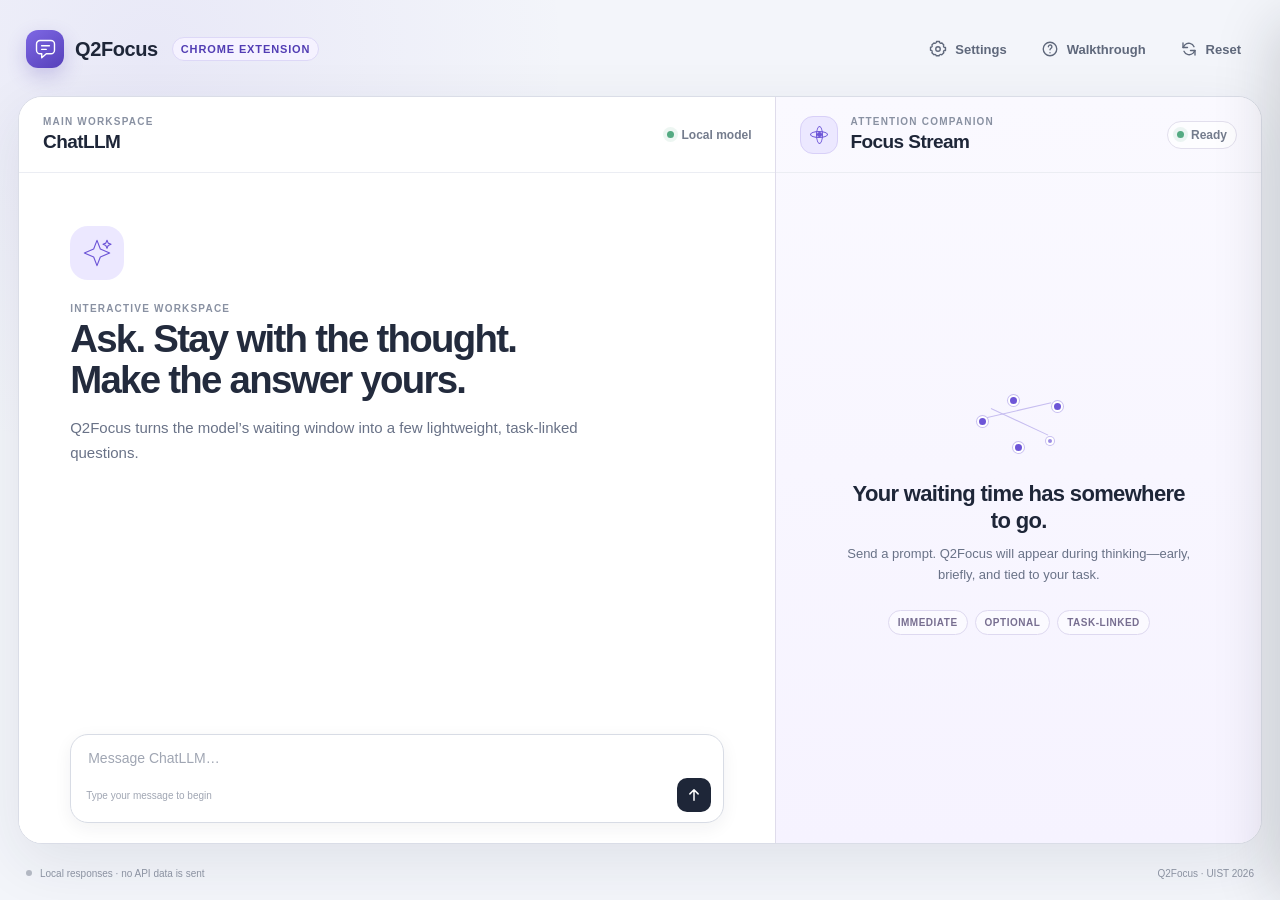
<file: index.html>
<!doctype html>
<html lang="en">
  <head>
    <meta charset="UTF-8" />
    <meta name="viewport" content="width=device-width, initial-scale=1.0" />
    <meta name="theme-color" content="#f4f6fb" />
    <meta
      name="description"
      content="Q2Focus turns ChatLLM waiting time into lightweight, task-linked reflection."
    />
    <title>Q2Focus · Focus while ChatLLM thinks</title>
    <link rel="stylesheet" href="styles.css" />
  </head>
  <body>
    <div class="app-shell">
      <header class="topbar">
        <a class="brand" href="#" aria-label="Q2Focus home">
          <span class="brand-mark" aria-hidden="true">
            <svg viewBox="0 0 32 32" role="img">
              <path d="M9 4.5h14a4.5 4.5 0 0 1 4.5 4.5v8a4.5 4.5 0 0 1-4.5 4.5h-6l-5.8 5v-5H9A4.5 4.5 0 0 1 4.5 17V9A4.5 4.5 0 0 1 9 4.5Z" />
              <path d="M11 11.2h10M11 15.8h6" />
            </svg>
          </span>
          <span>Q2Focus</span>
          <span class="brand-tag">Chrome extension</span>
        </a>

        <div class="top-actions">
          <button class="ghost-button" id="settingsButton" type="button">
            <svg viewBox="0 0 24 24" aria-hidden="true"><circle cx="12" cy="12" r="3"/><path d="M19.4 15a1.7 1.7 0 0 0 .34 1.88l.06.06-2.83 2.83-.06-.06A1.7 1.7 0 0 0 15 19.4a1.7 1.7 0 0 0-1 .6 1.7 1.7 0 0 0-.4 1.1V21h-4v-.09A1.7 1.7 0 0 0 8.6 19.4a1.7 1.7 0 0 0-1.88.34l-.06.06-2.83-2.83.06-.06A1.7 1.7 0 0 0 4.2 15a1.7 1.7 0 0 0-.6-1A1.7 1.7 0 0 0 2.5 13.6H2v-4h.5A1.7 1.7 0 0 0 4.2 8.6a1.7 1.7 0 0 0-.34-1.88l-.06-.06 2.83-2.83.06.06A1.7 1.7 0 0 0 8.6 4.2a1.7 1.7 0 0 0 1-.6A1.7 1.7 0 0 0 10 2.5V2h4v.5a1.7 1.7 0 0 0 1 1.7 1.7 1.7 0 0 0 1.88-.34l.06-.06 2.83 2.83-.06.06A1.7 1.7 0 0 0 19.4 8.6a1.7 1.7 0 0 0 .6 1 1.7 1.7 0 0 0 1.1.4h.9v4h-.9a1.7 1.7 0 0 0-1.7 1Z"/></svg>
            Settings
          </button>
          <button class="ghost-button" id="guideButton" type="button">
            <svg viewBox="0 0 24 24" aria-hidden="true"><circle cx="12" cy="12" r="9"/><path d="M9.8 9a2.35 2.35 0 1 1 3.64 1.96c-.93.62-1.44 1.08-1.44 2.04M12 17h.01"/></svg>
            Walkthrough
          </button>
          <button class="ghost-button" id="resetButton" type="button">
            <svg viewBox="0 0 24 24" aria-hidden="true"><path d="M4 4v6h6M20 20v-6h-6"/><path d="M5.3 15a7.5 7.5 0 0 0 12.2 2.5L20 14M4 10l2.5-3.5A7.5 7.5 0 0 1 18.7 9"/></svg>
            Reset
          </button>
        </div>
      </header>

      <main class="workspace">
        <section class="chat-pane" aria-label="ChatLLM conversation">
          <div class="pane-heading">
            <div>
              <p class="eyebrow">Main workspace</p>
              <h1>ChatLLM</h1>
            </div>
            <div class="model-chip" id="modelChip"><span></span><b id="modelLabel">Local model</b></div>
          </div>

          <div class="conversation" id="conversation" aria-live="polite">
            <div class="welcome-card" id="welcomeCard">
              <div class="welcome-symbol" aria-hidden="true">
                <svg viewBox="0 0 48 48"><path d="M24 5 29 18l14 6-14 6-5 13-5-13-14-6 14-6 5-13Z"/><path d="m39 5 1.8 4.2L45 11l-4.2 1.8L39 17l-1.8-4.2L33 11l4.2-1.8L39 5Z"/></svg>
              </div>
              <p class="eyebrow">Interactive workspace</p>
              <h2>Ask. Stay with the thought.<br />Make the answer yours.</h2>
              <p>Q2Focus turns the model’s waiting window into a few lightweight, task-linked questions.</p>
            </div>
          </div>

          <div class="composer-wrap">
            <div class="context-card" id="contextPreview" hidden>
              <div class="context-card-header">
                <div>
                  <strong>Q2Focus context</strong>
                  <span>Editable · attached to your next message</span>
                </div>
                <button id="removeContextButton" type="button" aria-label="Remove Q2Focus context">×</button>
              </div>
              <div class="context-fields" id="contextFields"></div>
            </div>
            <form class="composer" id="chatForm">
              <label class="sr-only" for="chatInput">Message ChatLLM</label>
              <textarea id="chatInput" rows="1" placeholder="Message ChatLLM…" autocomplete="off"></textarea>
              <div class="composer-footer">
                <span class="composer-hint" id="composerHint">Type your message to begin</span>
                <button class="send-button" id="sendButton" type="submit" aria-label="Send message">
                  <svg viewBox="0 0 24 24" aria-hidden="true"><path d="M12 19V5M6.5 10.5 12 5l5.5 5.5"/></svg>
                </button>
              </div>
            </form>
          </div>
        </section>

        <aside class="focus-pane" aria-label="Q2Focus intervention panel">
          <div class="focus-header">
            <div class="focus-title-group">
              <span class="focus-orb" id="focusOrb" aria-hidden="true"><i></i><i></i><i></i></span>
              <div>
                <p class="eyebrow">Attention companion</p>
                <h2>Focus Stream</h2>
              </div>
            </div>
            <div class="focus-state idle" id="focusState"><span></span> Ready</div>
          </div>

          <div class="focus-stage" id="focusStage" aria-live="polite">
            <div class="focus-empty" id="focusEmpty">
              <div class="constellation" aria-hidden="true">
                <span></span><span></span><span></span><span></span><span></span>
              </div>
              <h3>Your waiting time has somewhere to go.</h3>
              <p>Send a prompt. Q2Focus will appear during thinking—early, briefly, and tied to your task.</p>
              <div class="principles">
                <span>Immediate</span><span>Optional</span><span>Task-linked</span>
              </div>
            </div>
          </div>

          <div class="reuse-bar" id="reuseBar" hidden>
            <div class="reuse-copy">
              <strong>Keep these answers working</strong>
              <span>Choose how your reflections continue the conversation.</span>
            </div>
            <div class="reuse-actions">
              <button class="tertiary-action" id="clearButton" type="button">
                <svg viewBox="0 0 24 24" aria-hidden="true"><path d="M4 7h16M9 7V4h6v3M7 7l1 13h8l1-13M10 11v5M14 11v5"/></svg>
                Clear
              </button>
              <button class="secondary-action" id="fillContextButton" type="button">
                <svg viewBox="0 0 24 24" aria-hidden="true"><path d="M12 20h9M16.5 3.5a2.1 2.1 0 0 1 3 3L8 18l-4 1 1-4L16.5 3.5Z"/></svg>
                Fill as context
              </button>
              <button class="primary-action" id="regenerateButton" type="button">
                <svg viewBox="0 0 24 24" aria-hidden="true"><path d="M20 11a8 8 0 0 0-14.8-4L3 10m1-6-1 6 6 1M4 13a8 8 0 0 0 14.8 4L21 14m-1 6 1-6-6-1"/></svg>
                Regenerate
              </button>
            </div>
          </div>
        </aside>
      </main>

      <footer class="statusbar">
        <span><i class="status-dot" id="connectionDot"></i><span id="connectionStatus">Local responses · no API data is sent</span></span>
        <span>Q2Focus · UIST 2026</span>
      </footer>
    </div>

    <div class="drawer-scrim" id="drawerScrim" hidden></div>
    <aside class="guide-drawer" id="guideDrawer" aria-label="Walkthrough" aria-hidden="true">
      <div class="drawer-header">
        <div>
          <p class="eyebrow">Presenter mode</p>
          <h2>60-second walkthrough</h2>
        </div>
        <button class="close-button" id="closeGuideButton" type="button" aria-label="Close guide">×</button>
      </div>
      <p class="drawer-intro">Follow this path to show the full attention loop. The interface will cue the next step as you go.</p>
      <ol class="walkthrough-steps" id="walkthroughSteps">
        <li class="active" data-step="1"><span>1</span><div><strong>Launch the task</strong><p>Type your request in the message box, then send it.</p></div></li>
        <li data-step="2"><span>2</span><div><strong>Answer while it thinks</strong><p>Select both “Fat loss” and “Muscle support”, then choose “3 meals + 1 snack” and “Yes”.</p></div></li>
        <li data-step="3"><span>3</span><div><strong>Add one personal cue</strong><p>Select “Asian-inspired” and “Mediterranean”, then write “prep lunches on Sunday”.</p></div></li>
        <li data-step="4"><span>4</span><div><strong>Continue the loop</strong><p>Choose Fill as Context, send the next prompt, then answer the new shopping and prep questions.</p></div></li>
      </ol>
      <button class="guide-cta" id="guideCta" type="button">Focus message box</button>
      <div class="research-note">
        <span>Design logic</span>
        <p>Q2Focus starts immediately after submission, stays non-blocking, and withdraws when the answer arrives.</p>
      </div>
    </aside>

    <template id="thinkingTemplate">
      <div class="message assistant thinking-message">
        <div class="avatar ai-avatar" aria-hidden="true"><span></span></div>
        <div class="message-body">
          <div class="message-meta"><strong>ChatLLM</strong><span>thinking</span></div>
          <div class="thinking-line"><i></i><i></i><i></i><span>Working through your request</span></div>
          <div class="thinking-detail" id="thinkingDetail">Understanding your goal…</div>
        </div>
      </div>
    </template>

    <script src="app.js"></script>
  </body>
</html>
</file>
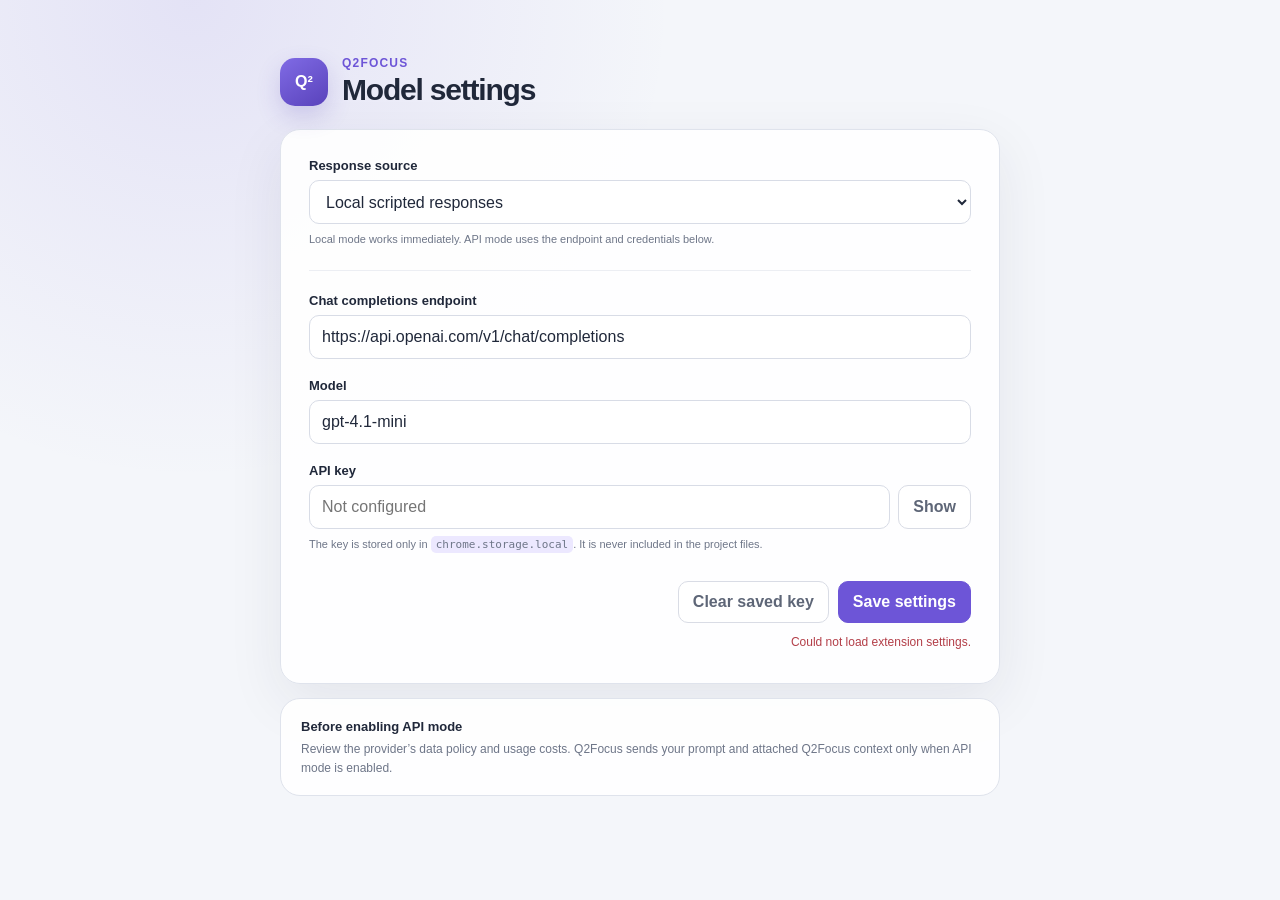
<file: options.html>
<!doctype html>
<html lang="en">
  <head>
    <meta charset="UTF-8" />
    <meta name="viewport" content="width=device-width, initial-scale=1.0" />
    <title>Q2Focus Settings</title>
    <link rel="stylesheet" href="options.css" />
  </head>
  <body>
    <main class="settings-shell">
      <header>
        <span class="settings-mark">Q²</span>
        <div>
          <p>Q2Focus</p>
          <h1>Model settings</h1>
        </div>
      </header>

      <section class="settings-card">
        <div class="field-group">
          <label for="mode">Response source</label>
          <select id="mode">
            <option value="local">Local scripted responses</option>
            <option value="api">OpenAI-compatible API</option>
          </select>
          <p>Local mode works immediately. API mode uses the endpoint and credentials below.</p>
        </div>

        <div class="api-fields" id="apiFields">
          <div class="field-group">
            <label for="endpoint">Chat completions endpoint</label>
            <input id="endpoint" type="url" value="https://api.openai.com/v1/chat/completions" spellcheck="false" />
          </div>
          <div class="field-group">
            <label for="model">Model</label>
            <input id="model" type="text" value="gpt-4.1-mini" spellcheck="false" />
          </div>
          <div class="field-group">
            <label for="apiKey">API key</label>
            <div class="secret-row">
              <input id="apiKey" type="password" placeholder="Not configured" autocomplete="off" spellcheck="false" />
              <button id="toggleKey" type="button">Show</button>
            </div>
            <p>The key is stored only in <code>chrome.storage.local</code>. It is never included in the project files.</p>
          </div>
        </div>

        <div class="actions">
          <button class="secondary" id="clearKey" type="button">Clear saved key</button>
          <button class="primary" id="saveSettings" type="button">Save settings</button>
        </div>
        <p class="status" id="settingsStatus" role="status" aria-live="polite"></p>
      </section>

      <section class="privacy-note">
        <strong>Before enabling API mode</strong>
        <p>Review the provider’s data policy and usage costs. Q2Focus sends your prompt and attached Q2Focus context only when API mode is enabled.</p>
      </section>
    </main>
    <script src="options.js"></script>
  </body>
</html>
</file>
<file: styles.css>
:root {
  --ink: #1e2638;
  --muted: #697287;
  --line: #dfe3ec;
  --soft-line: #ebedf3;
  --paper: #ffffff;
  --canvas: #f3f5fa;
  --focus-bg: #f6f3ff;
  --violet: #6d55d7;
  --violet-dark: #523db4;
  --violet-soft: #ece8ff;
  --blue: #3f72d8;
  --blue-soft: #eaf1ff;
  --green: #2d8a67;
  --green-soft: #e6f6ef;
  --amber: #aa6a10;
  --amber-soft: #fff4d8;
  --shadow: 0 18px 60px rgba(38, 41, 62, 0.09);
  --radius-lg: 24px;
  --radius-md: 16px;
  --radius-sm: 11px;
}

* { box-sizing: border-box; }

html, body { height: 100%; }

body {
  margin: 0;
  color: var(--ink);
  background:
    radial-gradient(circle at 12% 6%, rgba(109, 85, 215, 0.08), transparent 26rem),
    var(--canvas);
  font-family: Inter, ui-sans-serif, -apple-system, BlinkMacSystemFont, "Segoe UI", sans-serif;
  -webkit-font-smoothing: antialiased;
  overflow: hidden;
}

button, textarea, input { font: inherit; }
button { color: inherit; }

button:focus-visible, textarea:focus-visible, input:focus-visible, [role="button"]:focus-visible {
  outline: 3px solid rgba(77, 105, 224, 0.25);
  outline-offset: 2px;
}

.sr-only {
  position: absolute;
  width: 1px;
  height: 1px;
  padding: 0;
  margin: -1px;
  overflow: hidden;
  clip: rect(0, 0, 0, 0);
  white-space: nowrap;
  border: 0;
}

.app-shell {
  height: 100vh;
  height: 100dvh;
  min-height: 620px;
  display: grid;
  grid-template-rows: 70px minmax(0, 1fr) 34px;
  padding: 14px 18px 10px;
  gap: 12px;
}

.topbar, .statusbar {
  display: flex;
  align-items: center;
  justify-content: space-between;
}

.topbar {
  max-width: 1560px;
  width: 100%;
  margin: 0 auto;
  padding: 0 8px;
}

.brand {
  display: flex;
  align-items: center;
  gap: 11px;
  color: var(--ink);
  font-size: 20px;
  font-weight: 750;
  text-decoration: none;
  letter-spacing: -0.02em;
}

.brand-mark {
  width: 38px;
  height: 38px;
  display: grid;
  place-items: center;
  border-radius: 12px;
  color: white;
  background: linear-gradient(145deg, #7e68e4, #5640ba);
  box-shadow: 0 8px 20px rgba(82, 61, 180, 0.24);
}

.brand-mark svg { width: 25px; fill: none; stroke: currentColor; stroke-width: 1.8; stroke-linecap: round; stroke-linejoin: round; }

.brand-tag {
  margin-left: 3px;
  padding: 5px 8px;
  border: 1px solid #ddd8f7;
  border-radius: 999px;
  color: var(--violet-dark);
  background: #f5f2ff;
  font-size: 11px;
  font-weight: 700;
  text-transform: uppercase;
  letter-spacing: 0.08em;
}

.top-actions { display: flex; align-items: center; gap: 8px; }

.ghost-button, .close-button {
  display: inline-flex;
  align-items: center;
  justify-content: center;
  gap: 8px;
  border: 1px solid transparent;
  border-radius: 10px;
  color: #5f687b;
  background: transparent;
  cursor: pointer;
  transition: 160ms ease;
}

.ghost-button { padding: 9px 12px; font-size: 13px; font-weight: 650; }
.ghost-button:hover { border-color: var(--line); background: rgba(255,255,255,0.75); color: var(--ink); }
.ghost-button svg { width: 18px; fill: none; stroke: currentColor; stroke-width: 1.8; stroke-linecap: round; stroke-linejoin: round; }

.workspace {
  min-height: 0;
  max-width: 1560px;
  width: 100%;
  margin: 0 auto;
  display: grid;
  grid-template-columns: minmax(480px, 1.34fr) minmax(390px, 0.86fr);
  overflow: hidden;
  border: 1px solid #daddE7;
  border-radius: var(--radius-lg);
  background: var(--paper);
  box-shadow: var(--shadow);
}

.chat-pane, .focus-pane { min-height: 0; display: flex; flex-direction: column; }
.chat-pane { background: var(--paper); }
.focus-pane { position: relative; border-left: 1px solid #dfdceb; background: linear-gradient(180deg, #faf9ff 0%, var(--focus-bg) 100%); }

.pane-heading, .focus-header {
  min-height: 76px;
  padding: 18px 24px;
  display: flex;
  align-items: center;
  justify-content: space-between;
  border-bottom: 1px solid var(--soft-line);
}

.eyebrow {
  margin: 0 0 4px;
  color: #8991a2;
  font-size: 10px;
  font-weight: 750;
  line-height: 1;
  text-transform: uppercase;
  letter-spacing: 0.12em;
}

.pane-heading h1, .focus-header h2, .drawer-header h2 { margin: 0; letter-spacing: -0.03em; }
.pane-heading h1, .focus-header h2 { font-size: 19px; }

.model-chip, .focus-state {
  display: inline-flex;
  align-items: center;
  gap: 7px;
  color: #747c8d;
  font-size: 12px;
  font-weight: 600;
}
.model-chip span, .focus-state > span, .status-dot { width: 7px; height: 7px; border-radius: 50%; background: #54aa82; box-shadow: 0 0 0 4px rgba(84,170,130,.1); }
.model-chip b { font-weight: 650; }
.model-chip.connected { color: #28765b; border-color: #c8e7da; background: #effaf5; }
.model-chip.connected > span { background: var(--green); }

.conversation {
  flex: 1;
  min-height: 0;
  overflow: auto;
  padding: 26px clamp(24px, 4vw, 58px) 18px;
  scroll-behavior: smooth;
}

.conversation::-webkit-scrollbar, .focus-stage::-webkit-scrollbar { width: 8px; }
.conversation::-webkit-scrollbar-thumb, .focus-stage::-webkit-scrollbar-thumb { background: #d8dbe4; border-radius: 8px; border: 2px solid transparent; background-clip: padding-box; }

.welcome-card { max-width: 660px; margin: max(3vh, 24px) auto 0; animation: rise-in 480ms cubic-bezier(.2,.8,.2,1) both; }
.welcome-symbol { width: 54px; height: 54px; display: grid; place-items: center; margin-bottom: 24px; border-radius: 18px; color: var(--violet); background: var(--violet-soft); }
.welcome-symbol svg { width: 32px; fill: none; stroke: currentColor; stroke-width: 1.7; stroke-linejoin: round; }
.welcome-card h2 { margin: 0 0 15px; max-width: 600px; color: #232b3d; font-size: clamp(28px, 3vw, 44px); font-weight: 680; line-height: 1.08; letter-spacing: -0.045em; }
.welcome-card > p:not(.eyebrow) { margin: 0; max-width: 550px; color: var(--muted); font-size: 15px; line-height: 1.65; }

.prompt-starter {
  width: 100%;
  margin-top: 30px;
  padding: 14px 14px 14px 16px;
  display: grid;
  grid-template-columns: auto 1fr auto;
  align-items: center;
  gap: 12px;
  border: 1px solid var(--line);
  border-radius: 14px;
  color: #343d50;
  background: #fbfcfe;
  text-align: left;
  cursor: pointer;
  transition: 180ms ease;
}
.prompt-starter:hover { transform: translateY(-2px); border-color: #c8c1ef; box-shadow: 0 10px 25px rgba(57,47,110,.08); background: white; }
.starter-index { padding: 5px 8px; border-radius: 7px; color: var(--violet-dark); background: var(--violet-soft); font-size: 11px; font-weight: 720; text-transform: uppercase; letter-spacing: .05em; }
.prompt-starter > span:nth-child(2) { font-size: 14px; font-weight: 620; }
.prompt-starter svg { width: 18px; fill: none; stroke: #8f96a5; stroke-width: 1.8; stroke-linecap: round; stroke-linejoin: round; }

.message { max-width: 720px; margin: 0 auto 25px; display: grid; grid-template-columns: 34px minmax(0, 1fr); gap: 13px; animation: rise-in 400ms cubic-bezier(.2,.8,.2,1) both; }
.message.user { display: flex; justify-content: flex-end; }
.user-bubble { max-width: 82%; padding: 13px 16px; border-radius: 17px 17px 4px 17px; background: #f0f1f5; color: #2d3547; font-size: 14px; line-height: 1.55; }
.avatar { width: 34px; height: 34px; display: grid; place-items: center; border-radius: 10px; font-weight: 750; }
.ai-avatar { background: linear-gradient(145deg, #7761df, #5944be); box-shadow: 0 6px 14px rgba(82,61,180,.18); }
.ai-avatar span { width: 13px; height: 13px; border: 2px solid #fff; border-radius: 50%; position: relative; }
.ai-avatar span::after { content: ""; position: absolute; inset: 3px; border-radius: 50%; background: white; }
.message-meta { height: 28px; display: flex; align-items: center; gap: 8px; }
.message-meta strong { font-size: 13px; }
.message-meta span { color: #9299a9; font-size: 11px; }
.message-body { min-width: 0; }
.message-copy { color: #343d50; font-size: 14px; line-height: 1.66; }
.message-copy p { margin: 0 0 12px; }
.message-copy ul { margin: 8px 0 13px; padding-left: 20px; }
.message-copy li { margin-bottom: 6px; }
.message-copy strong { color: #252d3e; }
.response-card { margin: 12px 0; overflow: hidden; border: 1px solid #e1e5ed; border-radius: 13px; }
.response-row { display: grid; grid-template-columns: 74px 1fr; border-bottom: 1px solid #e8ebf1; }
.response-row:last-child { border-bottom: 0; }
.response-day { padding: 11px 12px; color: var(--violet-dark); background: #f5f2ff; font-size: 12px; font-weight: 750; }
.response-meals { padding: 11px 13px; color: #4f586b; font-size: 12px; line-height: 1.55; }

.thinking-line { min-height: 36px; display: flex; align-items: center; gap: 5px; color: #475165; font-size: 14px; font-weight: 620; }
.thinking-line i { width: 6px; height: 6px; border-radius: 50%; background: var(--violet); animation: thinking-dot 1.2s ease-in-out infinite; }
.thinking-line i:nth-child(2) { animation-delay: .15s; }
.thinking-line i:nth-child(3) { animation-delay: .3s; margin-right: 5px; }
.thinking-detail { color: #949baa; font-size: 12px; }

.composer-wrap { padding: 12px clamp(22px, 4vw, 58px) 20px; background: linear-gradient(to top, #fff 75%, rgba(255,255,255,.2)); }
.composer { max-width: 760px; margin: 0 auto; padding: 12px 12px 10px 15px; border: 1px solid #d8dce5; border-radius: 18px; background: white; box-shadow: 0 5px 18px rgba(37,42,58,.06); transition: 160ms ease; }
.composer:focus-within { border-color: #aaa0e5; box-shadow: 0 5px 22px rgba(82,61,180,.11); }
.composer textarea { width: 100%; max-height: 120px; padding: 1px 2px 5px; resize: none; border: 0; outline: 0; color: var(--ink); background: transparent; font-size: 14px; line-height: 1.5; }
.composer textarea::placeholder { color: #a0a6b3; }
.composer-footer { display: flex; align-items: center; justify-content: space-between; gap: 12px; }
.composer-hint { color: #a0a6b3; font-size: 10px; }
.send-button { width: 34px; height: 34px; display: grid; place-items: center; flex: 0 0 auto; border: 0; border-radius: 10px; color: white; background: var(--ink); cursor: pointer; transition: 160ms ease; }
.send-button:hover { transform: translateY(-1px); background: var(--violet-dark); }
.send-button:disabled { background: #c9cdd6; cursor: not-allowed; transform: none; }
.send-button svg { width: 18px; fill: none; stroke: currentColor; stroke-width: 2; stroke-linecap: round; stroke-linejoin: round; }

.context-card { max-width: 760px; margin: 0 auto 9px; padding: 12px; border: 1px solid #cfc7f0; border-radius: 14px; background: linear-gradient(145deg, #f8f6ff, #f2efff); color: #595071; box-shadow: 0 5px 18px rgba(82,61,180,.07); }
.context-card-header { display: flex; align-items: flex-start; justify-content: space-between; gap: 12px; margin-bottom: 10px; }
.context-card-header strong { display: block; color: var(--violet-dark); font-size: 12px; }
.context-card-header span { display: block; margin-top: 2px; color: #88809c; font-size: 9px; }
.context-card-header button { width: 24px; height: 24px; display: grid; place-items: center; flex: 0 0 auto; border: 0; border-radius: 7px; color: #817995; background: rgba(255,255,255,.7); font-size: 17px; cursor: pointer; }
.context-fields { display: grid; grid-template-columns: 1fr 1fr; gap: 7px; }
.context-field { min-width: 0; padding: 7px 9px; border: 1px solid #e0dcf3; border-radius: 9px; background: rgba(255,255,255,.72); }
.context-field:last-child:nth-child(odd) { grid-column: 1 / -1; }
.context-field label { display: block; margin-bottom: 3px; color: #8c84a0; font-size: 8px; font-weight: 750; text-transform: uppercase; letter-spacing: .07em; }
.context-field input { width: 100%; padding: 0; border: 0; outline: 0; color: #3f3852; background: transparent; font-size: 11px; font-weight: 620; }
.context-field:focus-within { border-color: #9c8ce5; background: white; box-shadow: 0 0 0 3px rgba(109,85,215,.08); }

.focus-title-group { display: flex; align-items: center; gap: 12px; }
.focus-orb { width: 38px; height: 38px; position: relative; display: grid; place-items: center; border: 1px solid #d8d0f8; border-radius: 13px; background: var(--violet-soft); }
.focus-orb i { position: absolute; border: 1.5px solid var(--violet); border-radius: 50%; }
.focus-orb i:nth-child(1) { width: 18px; height: 7px; }
.focus-orb i:nth-child(2) { width: 7px; height: 18px; }
.focus-orb i:nth-child(3) { width: 5px; height: 5px; border: 0; background: var(--violet); }
.focus-orb.active { animation: orb-glow 1.8s ease-in-out infinite; }
.focus-state { padding: 6px 9px; border: 1px solid #e2dfed; border-radius: 999px; background: rgba(255,255,255,.7); }
.focus-state.active { color: var(--violet-dark); border-color: #d3caf8; background: #f0ecff; }
.focus-state.active > span { background: var(--violet); animation: pulse 1.3s ease-in-out infinite; box-shadow: 0 0 0 4px rgba(109,85,215,.1); }
.focus-state.complete { color: var(--green); border-color: #c7e7da; background: var(--green-soft); }

.focus-stage { flex: 1; min-height: 0; overflow: auto; padding: 22px 24px 20px; }
.focus-empty { height: 100%; min-height: 320px; display: flex; align-items: center; justify-content: center; flex-direction: column; text-align: center; }
.focus-empty h3 { max-width: 350px; margin: 26px 0 9px; font-size: 22px; line-height: 1.2; letter-spacing: -.03em; }
.focus-empty > p { max-width: 370px; margin: 0; color: var(--muted); font-size: 13px; line-height: 1.65; }
.constellation { width: 96px; height: 72px; position: relative; }
.constellation::before, .constellation::after { content: ""; position: absolute; background: #c7bef0; transform-origin: left center; height: 1px; }
.constellation::before { width: 70px; left: 12px; top: 35px; transform: rotate(-13deg); }
.constellation::after { width: 63px; left: 20px; top: 25px; transform: rotate(25deg); }
.constellation span { position: absolute; z-index: 1; width: 11px; height: 11px; border: 2px solid #fff; border-radius: 50%; background: var(--violet); box-shadow: 0 0 0 1px #c8bff0; }
.constellation span:nth-child(1) { left: 6px; top: 33px; }
.constellation span:nth-child(2) { left: 37px; top: 12px; }
.constellation span:nth-child(3) { right: 4px; top: 18px; }
.constellation span:nth-child(4) { left: 42px; bottom: 2px; }
.constellation span:nth-child(5) { right: 13px; bottom: 10px; width: 8px; height: 8px; background: #9b8be4; }
.principles { margin-top: 24px; display: flex; gap: 7px; flex-wrap: wrap; justify-content: center; }
.principles span { padding: 6px 9px; border: 1px solid #ded9f0; border-radius: 999px; color: #786f91; background: rgba(255,255,255,.55); font-size: 10px; font-weight: 700; text-transform: uppercase; letter-spacing: .05em; }

.focus-intro { margin-bottom: 16px; display: flex; align-items: flex-start; gap: 10px; animation: rise-in 350ms ease both; }
.focus-intro-icon { width: 30px; height: 30px; flex: 0 0 auto; display: grid; place-items: center; border-radius: 9px; color: var(--violet-dark); background: var(--violet-soft); font-weight: 800; }
.focus-intro strong { display: block; margin-bottom: 3px; font-size: 13px; }
.focus-intro p { margin: 0; color: var(--muted); font-size: 11px; line-height: 1.5; }
.question-list { display: grid; gap: 12px; }
.question-card { position: relative; padding: 15px; overflow: hidden; border: 1px solid #dddbe7; border-radius: var(--radius-md); background: rgba(255,255,255,.82); box-shadow: 0 5px 16px rgba(49,42,80,.04); animation: question-in 420ms cubic-bezier(.18,.82,.22,1) both; transition: 180ms ease; }
.question-card:hover { border-color: #cac3ec; background: white; }
.question-card.answered { border-color: #bde0d2; background: #fbfffd; }
.question-card.answered::after { content: "✓"; position: absolute; right: 12px; top: 11px; width: 20px; height: 20px; display: grid; place-items: center; border-radius: 50%; color: white; background: var(--green); font-size: 11px; font-weight: 800; }
.question-kicker { margin-bottom: 8px; display: flex; align-items: center; gap: 7px; }
.question-role, .question-format { padding: 4px 7px; border-radius: 6px; font-size: 9px; font-weight: 750; text-transform: uppercase; letter-spacing: .06em; }
.role-clarification { color: #315faa; background: var(--blue-soft); }
.role-exploration { color: #8c5a0e; background: var(--amber-soft); }
.role-reflection { color: #267357; background: var(--green-soft); }
.question-format { color: #858b99; background: #f0f1f4; }
.question-card h3 { margin: 0 32px 11px 0; font-size: 13px; font-weight: 680; line-height: 1.42; letter-spacing: -.01em; }
.question-helper { margin: -5px 0 10px; color: #969cab; font-size: 9px; }
.option-grid { display: grid; grid-template-columns: 1fr 1fr; gap: 7px; }
.option { min-width: 0; position: relative; }
.option input { position: absolute; opacity: 0; pointer-events: none; }
.option label { min-height: 38px; padding: 8px 9px; display: flex; align-items: center; gap: 7px; border: 1px solid #e2e4ea; border-radius: 9px; color: #596174; background: #fafbfc; font-size: 11px; line-height: 1.3; cursor: pointer; transition: 140ms ease; }
.option label::before { content: ""; width: 11px; height: 11px; flex: 0 0 auto; border: 1.5px solid #aab0bd; border-radius: 50%; }
.option input:checked + label { border-color: #8876e0; color: #46349f; background: #f0ecff; }
.option input:checked + label::before { border-color: #7058d7; background: radial-gradient(circle, #7058d7 0 42%, transparent 48%); }
.option input[type="checkbox"] + label::before { border-radius: 4px; }
.option input[type="checkbox"]:checked + label::before { background: #7058d7; box-shadow: inset 0 0 0 3px #f0ecff; }
.short-answer, .other-answer { width: 100%; padding: 10px 11px; border: 1px solid #dfe2e9; border-radius: 9px; outline: 0; color: var(--ink); background: #fff; font-size: 12px; }
.short-answer:focus, .other-answer:focus { border-color: #8978df; box-shadow: 0 0 0 3px rgba(109,85,215,.1); }
.other-answer-wrap { margin-top: 8px; padding: 9px; border: 1px solid #ddd7f6; border-radius: 10px; background: #f8f6ff; animation: question-in 220ms ease both; }
.other-answer-wrap[hidden] { display: none; }
.other-answer-wrap label { display: block; margin: 0 0 6px 2px; color: #6d648c; font-size: 10px; font-weight: 700; letter-spacing: .02em; }
.question-count { margin-top: 14px; display: flex; align-items: center; gap: 9px; color: #8a91a1; font-size: 10px; }
.progress-track { height: 4px; flex: 1; overflow: hidden; border-radius: 99px; background: #e5e2ef; }
.progress-fill { height: 100%; width: 0; border-radius: inherit; background: linear-gradient(90deg, #8a74e4, #4d70d9); transition: width 350ms ease; }

.reuse-bar { padding: 15px 20px 18px; border-top: 1px solid #ddd9eb; background: rgba(255,255,255,.72); backdrop-filter: blur(12px); animation: rise-in 350ms ease both; }
.reuse-copy { margin-bottom: 12px; display: flex; justify-content: space-between; align-items: baseline; gap: 10px; }
.reuse-copy strong { font-size: 12px; }
.reuse-copy span { color: #8a91a1; font-size: 10px; text-align: right; }
.reuse-actions { display: grid; grid-template-columns: .72fr 1.25fr 1.05fr; gap: 8px; }
.reuse-actions button, .guide-cta { min-height: 42px; padding: 10px 13px; display: flex; align-items: center; justify-content: center; gap: 8px; border-radius: 10px; font-size: 12px; font-weight: 720; cursor: pointer; transition: 160ms ease; }
.reuse-actions svg { width: 16px; fill: none; stroke: currentColor; stroke-width: 1.8; stroke-linecap: round; stroke-linejoin: round; }
.secondary-action { border: 1px solid #d8d4e6; color: #5d5572; background: white; }
.secondary-action:hover { border-color: #a99ee0; color: var(--violet-dark); }
.tertiary-action { border: 1px solid #dedfe6; color: #7c8290; background: #f8f8fa; }
.tertiary-action:hover { border-color: #bbbfc9; color: #4d5463; background: white; }
.primary-action { border: 1px solid var(--violet); color: white; background: var(--violet); box-shadow: 0 7px 15px rgba(82,61,180,.18); }
.primary-action:hover { transform: translateY(-1px); background: var(--violet-dark); }
.reuse-actions button:disabled { opacity: .5; cursor: not-allowed; transform: none; }

.statusbar { max-width: 1560px; width: 100%; margin: 0 auto; padding: 0 8px; color: #8b92a1; font-size: 10px; }
.statusbar > span:first-child { display: flex; align-items: center; gap: 8px; }
.status-dot { width: 6px; height: 6px; background: #b2b7c2; box-shadow: none; }
.status-dot.connected { background: var(--green); box-shadow: 0 0 0 4px rgba(45,138,103,.1); }

.drawer-scrim { position: fixed; inset: 0; z-index: 20; background: rgba(28,31,44,.25); backdrop-filter: blur(2px); }
.guide-drawer { position: fixed; z-index: 30; inset: 12px 12px 12px auto; width: min(410px, calc(100vw - 24px)); padding: 27px; overflow: auto; border: 1px solid #e0ddec; border-radius: 22px; background: #fbfaff; box-shadow: -18px 10px 60px rgba(24,25,36,.18); transform: translateX(calc(100% + 24px)); transition: transform 260ms cubic-bezier(.2,.8,.2,1); }
.guide-drawer.open { transform: translateX(0); }
.drawer-header { display: flex; justify-content: space-between; align-items: flex-start; gap: 15px; }
.drawer-header h2 { font-size: 24px; }
.close-button { width: 34px; height: 34px; flex: 0 0 auto; border-color: #e1dfeb; background: white; font-size: 22px; }
.close-button:hover { color: var(--violet); border-color: #bdb4e7; }
.drawer-intro { margin: 18px 0 22px; color: var(--muted); font-size: 13px; line-height: 1.6; }
.walkthrough-steps { margin: 0 0 22px; padding: 0; list-style: none; }
.walkthrough-steps li { position: relative; display: grid; grid-template-columns: 32px 1fr; gap: 12px; padding-bottom: 20px; color: #8c93a1; }
.walkthrough-steps li:not(:last-child)::after { content: ""; position: absolute; left: 15px; top: 34px; bottom: 4px; width: 1px; background: #ddd9eb; }
.walkthrough-steps li > span { width: 32px; height: 32px; display: grid; place-items: center; border: 1px solid #dedbe7; border-radius: 50%; background: white; font-size: 11px; font-weight: 800; }
.walkthrough-steps strong { display: block; margin: 1px 0 4px; color: #596174; font-size: 13px; }
.walkthrough-steps p { margin: 0; font-size: 11px; line-height: 1.45; }
.walkthrough-steps li.active > span { border-color: var(--violet); color: white; background: var(--violet); box-shadow: 0 0 0 5px rgba(109,85,215,.1); }
.walkthrough-steps li.active strong { color: var(--violet-dark); }
.walkthrough-steps li.done > span { border-color: var(--green); color: white; background: var(--green); }
.guide-cta { width: 100%; border: 1px solid var(--violet); color: white; background: var(--violet); }
.guide-cta:hover { background: var(--violet-dark); }
.research-note { margin-top: 22px; padding: 15px; border-radius: 13px; color: #666078; background: #f0edfa; }
.research-note span { color: var(--violet-dark); font-size: 9px; font-weight: 800; text-transform: uppercase; letter-spacing: .08em; }
.research-note p { margin: 6px 0 0; font-size: 11px; line-height: 1.55; }

[hidden] { display: none !important; }

@keyframes rise-in { from { opacity: 0; transform: translateY(10px); } to { opacity: 1; transform: translateY(0); } }
@keyframes question-in { from { opacity: 0; transform: translateY(13px) scale(.985); } to { opacity: 1; transform: translateY(0) scale(1); } }
@keyframes thinking-dot { 0%, 70%, 100% { transform: translateY(0); opacity: .35; } 35% { transform: translateY(-4px); opacity: 1; } }
@keyframes pulse { 50% { transform: scale(.65); opacity: .6; } }
@keyframes orb-glow { 50% { box-shadow: 0 0 0 8px rgba(109,85,215,.08); } }

@media (max-width: 980px) {
  body { height: auto; overflow: auto; }
  .app-shell { min-height: 100vh; grid-template-rows: 64px auto 32px; padding: 8px 10px; }
  .workspace { grid-template-columns: 1fr; overflow: visible; }
  .chat-pane { min-height: 720px; }
  .focus-pane { min-height: 650px; border-left: 0; border-top: 1px solid var(--line); }
  .conversation { min-height: 430px; }
  .focus-stage { max-height: 520px; }
}

@media (max-width: 620px) {
  .brand-tag, .ghost-button span, .statusbar > span:last-child, #resetButton { display: none; }
  .ghost-button { width: 40px; height: 40px; padding: 0; }
  .workspace { border-radius: 18px; }
  .pane-heading, .focus-header { padding: 15px 17px; }
  .conversation { padding: 20px 16px; }
  .composer-wrap { padding: 10px 12px 15px; }
  .welcome-card h2 { font-size: 31px; }
  .prompt-starter { grid-template-columns: 1fr auto; }
  .starter-index { grid-column: 1 / -1; justify-self: start; }
  .focus-stage { padding: 18px 14px; }
  .option-grid { grid-template-columns: 1fr; }
  .reuse-copy { display: block; }
  .reuse-copy span { display: block; margin-top: 4px; text-align: left; }
  .reuse-actions { grid-template-columns: 1fr; }
  .statusbar { justify-content: center; }
}

@media (prefers-reduced-motion: reduce) {
  *, *::before, *::after { scroll-behavior: auto !important; animation-duration: .01ms !important; animation-iteration-count: 1 !important; transition-duration: .01ms !important; }
}
</file>
<file: options.css>
:root {
  color-scheme: light;
  --ink: #20283a;
  --muted: #6e7688;
  --line: #dfe3ec;
  --violet: #6d55d7;
  --violet-dark: #523db4;
  --violet-soft: #ece8ff;
}

* { box-sizing: border-box; }

body {
  min-height: 100vh;
  margin: 0;
  color: var(--ink);
  background: radial-gradient(circle at 15% 0%, rgba(109, 85, 215, .12), transparent 30rem), #f4f6fa;
  font-family: Inter, ui-sans-serif, -apple-system, BlinkMacSystemFont, "Segoe UI", sans-serif;
}

button, input, select { font: inherit; }

.settings-shell { width: min(720px, calc(100% - 32px)); margin: 0 auto; padding: 56px 0; }
header { display: flex; align-items: center; gap: 14px; margin-bottom: 22px; }
.settings-mark { width: 48px; height: 48px; display: grid; place-items: center; border-radius: 15px; color: #fff; background: linear-gradient(145deg, #806be5, #5942bb); font-weight: 800; box-shadow: 0 10px 25px rgba(82, 61, 180, .2); }
header p { margin: 0 0 3px; color: var(--violet); font-size: 12px; font-weight: 800; text-transform: uppercase; letter-spacing: .1em; }
h1 { margin: 0; font-size: 30px; letter-spacing: -.04em; }

.settings-card, .privacy-note { border: 1px solid var(--line); border-radius: 20px; background: rgba(255, 255, 255, .92); box-shadow: 0 18px 55px rgba(38, 41, 62, .08); }
.settings-card { padding: 28px; }
.field-group + .field-group { margin-top: 19px; }
.field-group label { display: block; margin: 0 0 7px; font-size: 13px; font-weight: 750; }
.field-group input, .field-group select { width: 100%; min-height: 44px; padding: 10px 12px; border: 1px solid #d8dce6; border-radius: 10px; outline: 0; color: var(--ink); background: #fff; }
.field-group input:focus, .field-group select:focus { border-color: #927fe5; box-shadow: 0 0 0 3px rgba(109, 85, 215, .12); }
.field-group > p { margin: 7px 0 0; color: var(--muted); font-size: 11px; line-height: 1.55; }
.api-fields { margin-top: 22px; padding-top: 22px; border-top: 1px solid #eceef3; }
.api-fields.disabled { opacity: .48; pointer-events: none; }
.secret-row { display: grid; grid-template-columns: 1fr auto; gap: 8px; }
.secret-row button, .actions button { min-height: 42px; padding: 9px 14px; border-radius: 10px; cursor: pointer; font-weight: 700; }
.secret-row button, .secondary { border: 1px solid #d9dce5; color: #5e6677; background: #fff; }
.actions { margin-top: 28px; display: flex; justify-content: flex-end; gap: 9px; }
.primary { border: 1px solid var(--violet); color: #fff; background: var(--violet); }
.primary:hover { background: var(--violet-dark); }
.status { min-height: 20px; margin: 12px 0 0; color: #2d7d60; font-size: 12px; text-align: right; }
.status.error { color: #b33e48; }
.privacy-note { margin-top: 14px; padding: 18px 20px; box-shadow: none; }
.privacy-note strong { font-size: 13px; }
.privacy-note p { margin: 5px 0 0; color: var(--muted); font-size: 12px; line-height: 1.55; }
code { padding: 2px 5px; border-radius: 5px; background: var(--violet-soft); }

@media (max-width: 560px) {
  .settings-shell { padding: 28px 0; }
  .settings-card { padding: 20px; }
  .actions { align-items: stretch; flex-direction: column-reverse; }
}
</file>
